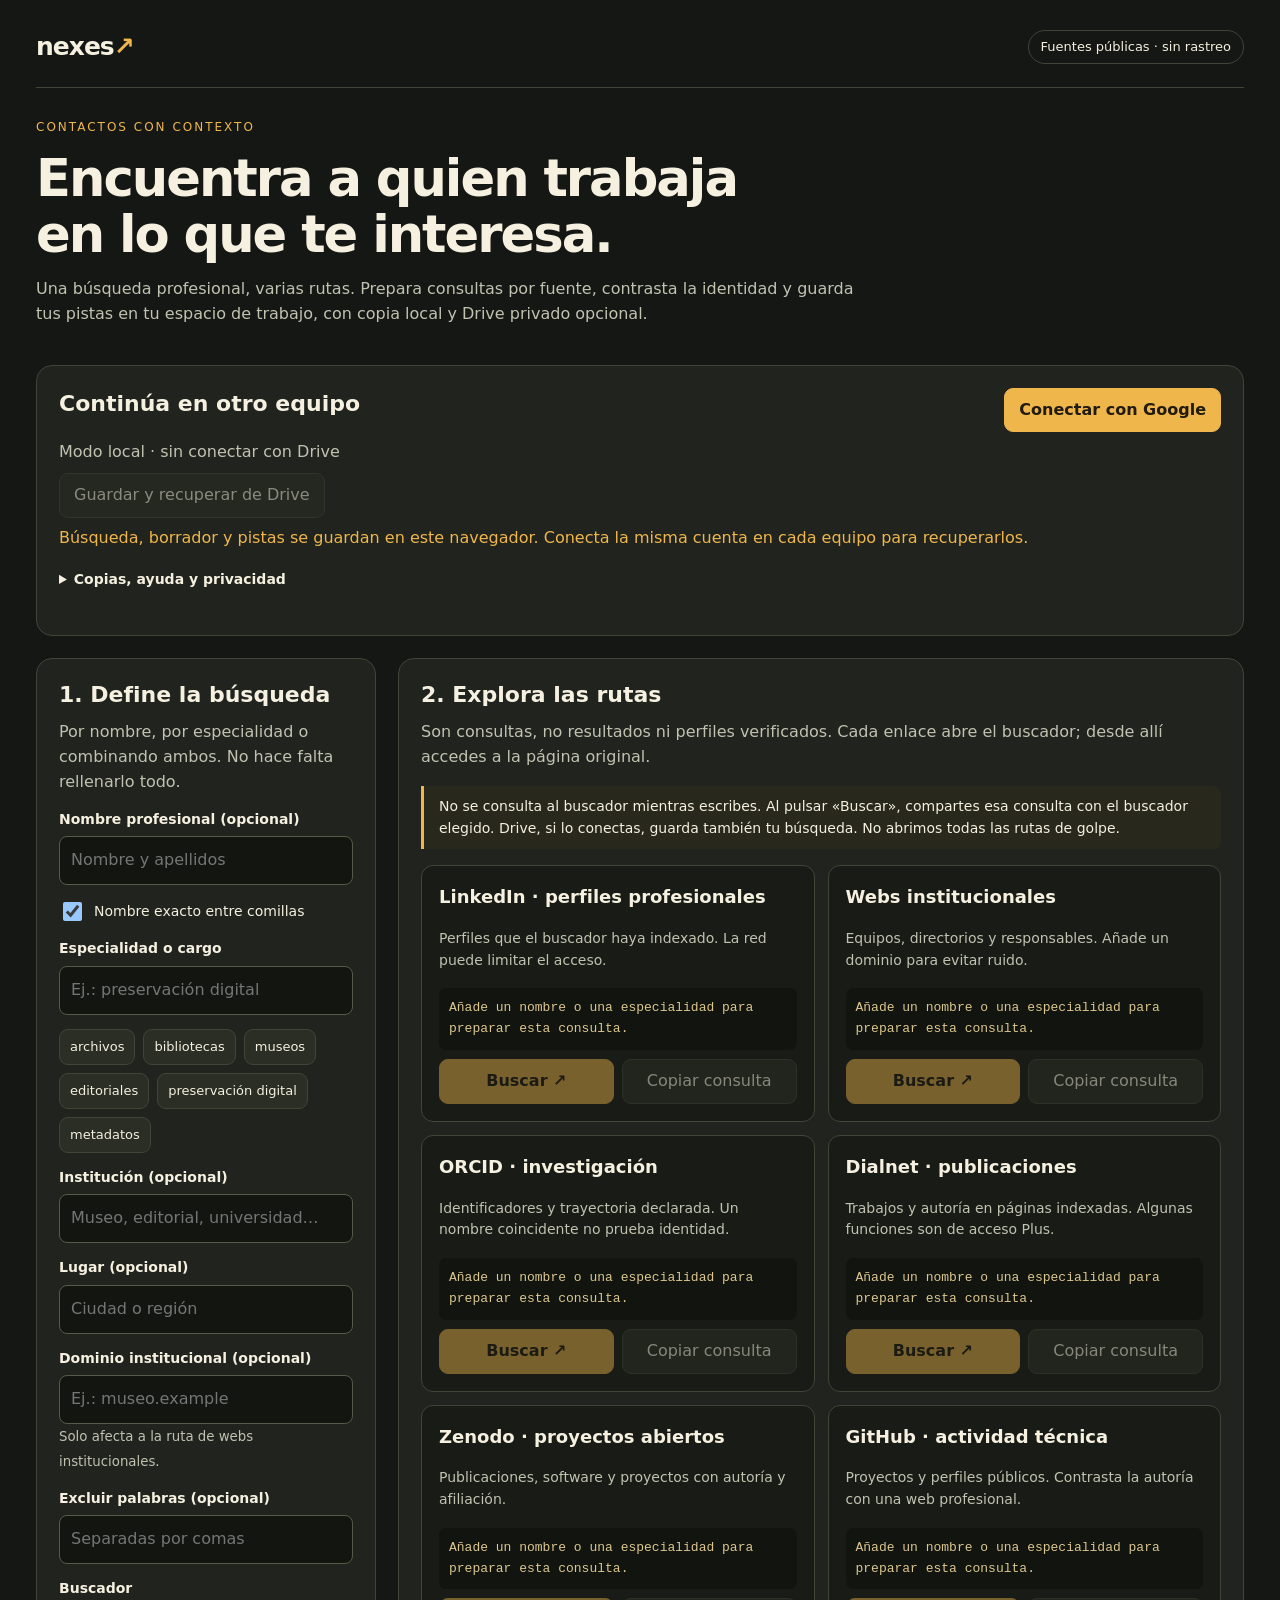
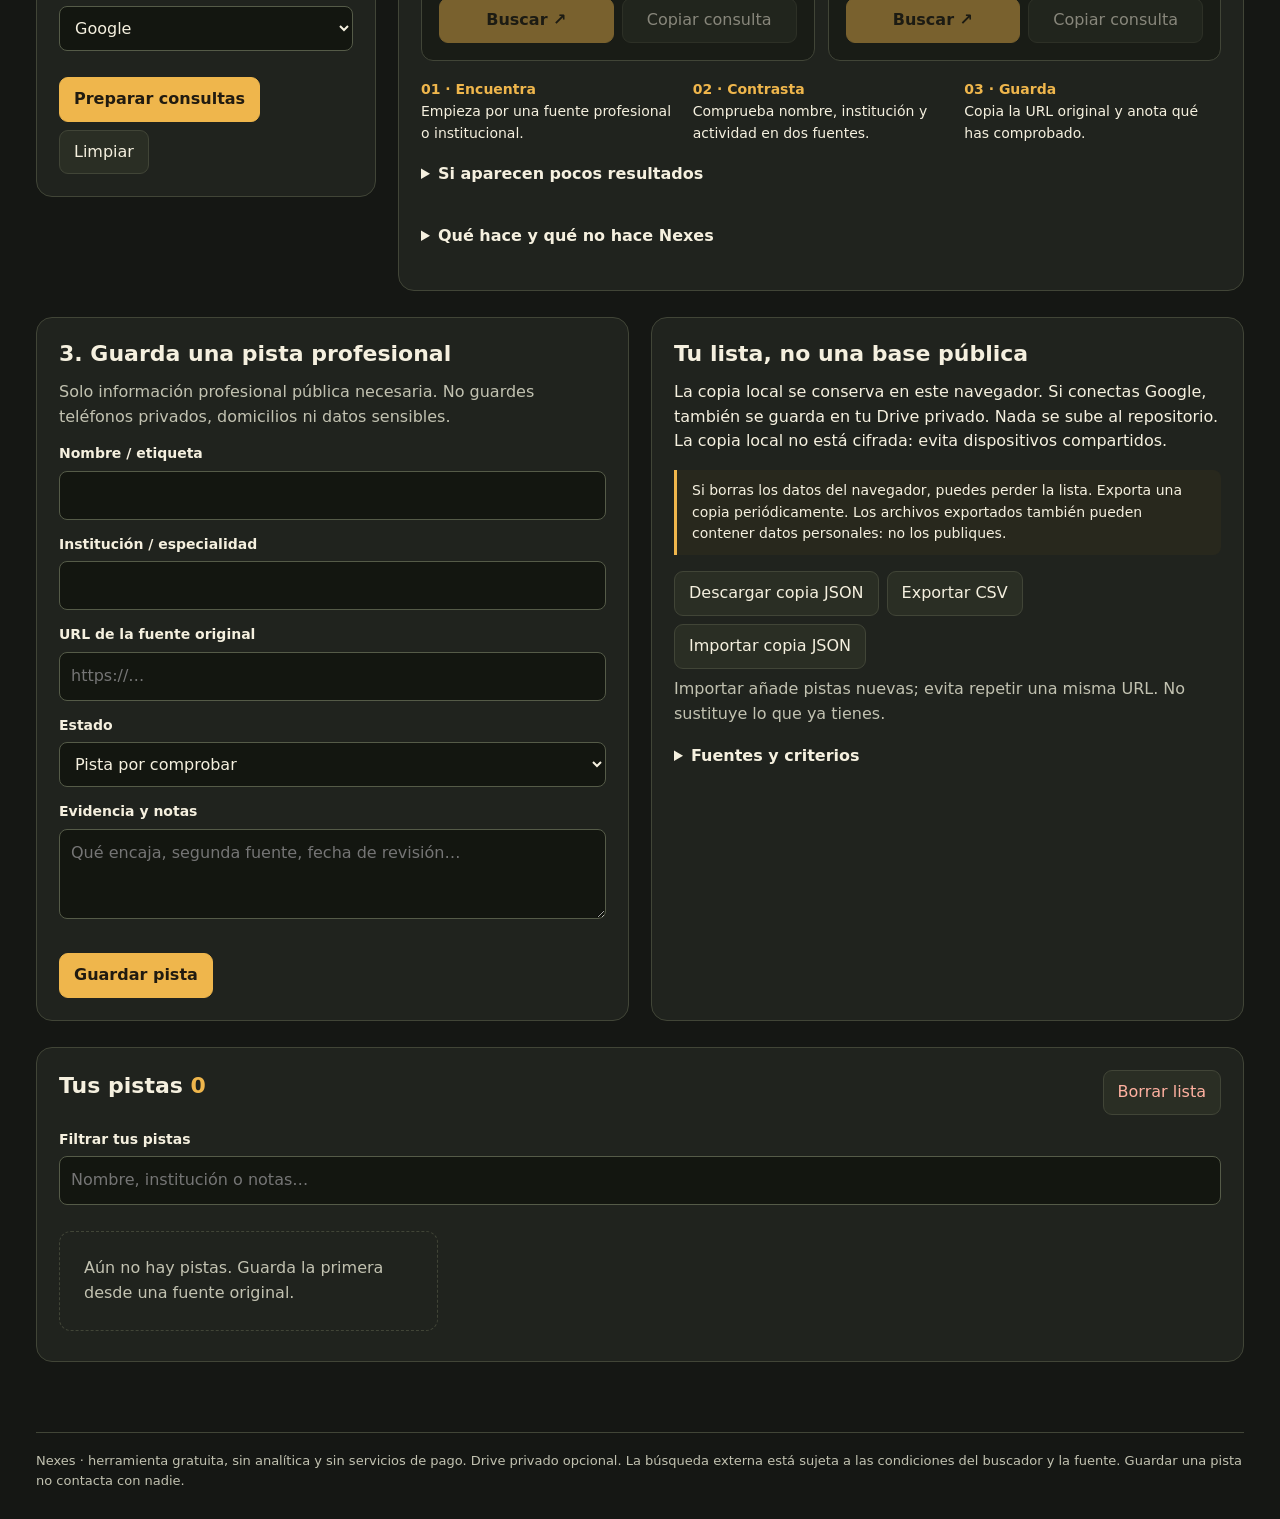
<file: index.html>
<!doctype html>
<html lang="es"><head><meta charset="utf-8"><meta name="viewport" content="width=device-width,initial-scale=1"><meta name="description" content="Nexes: encuentra profesionales en fuentes públicas con consultas precisas, contraste de fuentes y una lista local."><meta name="theme-color" content="#151714"><title>Nexes · contactos con contexto</title>
<link rel="stylesheet" href="styles.css?v=20261112e"></head><body><div class="wrap"><header><div class="brand">nexes<span>↗</span></div><span class="pill">Fuentes públicas · sin rastreo</span></header><section class="hero"><div class="eyebrow">Contactos con contexto</div><h1>Encuentra a quien trabaja<br>en lo que te interesa.</h1><p class="muted">Una búsqueda profesional, varias rutas. Prepara consultas por fuente, contrasta la identidad y guarda tus pistas en tu espacio de trabajo, con copia local y Drive privado opcional.</p></section>
<main><section class="panel sync-panel" aria-label="Continuidad entre equipos"><div class="row" style="justify-content:space-between"><h2>Continúa en otro equipo</h2><button id="connect" class="primary">Conectar con Google</button></div><p id="sync-account" class="muted sync-account">Modo local · sin conectar con Drive</p><div class="row"><button id="sync-now" disabled>Guardar y recuperar de Drive</button><button id="disconnect" hidden>Desconectar</button><a id="drive-folder" hidden target="_blank" rel="noopener noreferrer">Carpeta Nexes ↗</a></div><p id="sync-status" class="sync-status" role="status" aria-live="polite">Búsqueda, borrador y pistas se guardan en este navegador. Conecta la misma cuenta en cada equipo para recuperarlos.</p><details><summary>Copias, ayuda y privacidad</summary><div class="row"><button id="backup">Copia completa</button><button id="restore-btn">Recuperar copia</button><button id="reset-local">Reiniciar copia de este navegador</button><input type="file" id="restore" accept=".json,application/json" hidden></div><p>Conectar copia tu búsqueda, borrador de contacto, filtro y pistas a una carpeta privada Nexes en tu Google Drive. Google recibe estos datos; no se publican ni se suben a GitHub. Nexes solo pide acceso a archivos que crea, no al resto de tu Drive. No hay intermediario ni servicios de pago. Las copias ocupan espacio de tu cuenta.</p>
<p>Conecta la misma cuenta en el otro navegador y espera a «Copia en Drive confirmada». Guarda antes de cambiar de equipo. Al regresar a una pestaña, se recuperan los cambios de Drive si la autorización sigue activa. No sincroniza estando cerrada. Esta primera versión está en pruebas y solo admite la cuenta personal autorizada. Google pide renovar el permiso a los siete días; las copias de Drive no caducan por ello. También tendrás que conectar al abrir la app en otro navegador o al caducar el acceso temporal. Si Google pide reconectar, la copia local sigue disponible. Trabajar sin conexión no pierde lo escrito: reconecta y guarda después.</p><p>Los cambios simultáneos se conservan en «Versiones para revisar». No sobrescribimos una versión concurrente sin que puedas recuperarla. Borrar una pista se sincroniza, pero las copias anteriores permanecen en Drive. Desconectar no borra ninguna copia. Evita equipos compartidos y descarga una copia antes de borrar datos del navegador.</p><p><a href="privacy.html">Privacidad de Nexes</a> · <a href="https://myaccount.google.com/permissions" target="_blank" rel="noopener noreferrer">Gestionar acceso de Google</a></p></details><details id="recovery-box" hidden><summary>Versiones para revisar <span id="recovery-count"></span></summary><div id="recoveries" class="recovery"></div></details></section><div class="workspace"><section class="panel"><h2>1. Define la búsqueda</h2>
<p class="muted">Por nombre, por especialidad o combinando ambos. No hace falta rellenarlo todo.</p><form id="searchForm"><label for="name">Nombre profesional (opcional)</label><input id="name" maxlength="120" placeholder="Nombre y apellidos" autocomplete="off"><label class="check"><input type="checkbox" id="exact" checked>Nombre exacto entre comillas</label><label for="topic">Especialidad o cargo</label><input id="topic" maxlength="200" placeholder="Ej.: preservación digital"><div class="row chips" id="chips"></div><label for="institution">Institución (opcional)</label><input id="institution" maxlength="150" placeholder="Museo, editorial, universidad…"><label for="place">Lugar (opcional)</label><input id="place" maxlength="100" placeholder="Ciudad o región"><label for="domain">Dominio institucional (opcional)</label><input id="domain" maxlength="120" placeholder="Ej.: museo.example" inputmode="url"><small>Solo afecta a la ruta de webs institucionales.</small><label for="exclude">Excluir palabras (opcional)</label><input id="exclude" maxlength="100" placeholder="Separadas por comas"><label for="engine">Buscador</label><select id="engine"><option value="google">Google</option><option value="bing">Bing</option></select><div class="row section"><button type="submit" class="primary">Preparar consultas</button><button type="button" id="clearSearch">Limpiar</button></div></form></section>
<section class="panel"><h2>2. Explora las rutas</h2><p class="muted">Son consultas, no resultados ni perfiles verificados. Cada enlace abre el buscador; desde allí accedes a la página original.</p><div class="info">No se consulta al buscador mientras escribes. Al pulsar «Buscar», compartes esa consulta con el buscador elegido. Drive, si lo conectas, guarda también tu búsqueda. No abrimos todas las rutas de golpe.</div><div id="sources" class="sources"></div><div class="steps"><div class="step"><strong>01 · Encuentra</strong><br>Empieza por una fuente profesional o institucional.</div><div class="step"><strong>02 · Contrasta</strong><br>Comprueba nombre, institución y actividad en dos fuentes.</div><div class="step"><strong>03 · Guarda</strong><br>Copia la URL original y anota qué has comprobado.</div></div><details><summary>Si aparecen pocos resultados</summary><p>Quita primero el lugar o la institución; después prueba sin comillas. Busca una especialidad por idioma, sin exigir todas sus traducciones a la vez. Los homónimos no se fusionan automáticamente. Bing solo usa los primeros 10 términos de búsqueda: mantén la consulta corta.</p></details><details><summary>Qué hace y qué no hace Nexes</summary>
<p>Construye consultas con comillas, exclusiones y restricciones por dominio. No tiene un índice propio, IA ni acceso a redes privadas. No descarga perfiles, automatiza sesiones, calcula afinidades personales ni encuentra datos ocultos. La cobertura depende del buscador y de lo que cada sitio deja indexar.</p><p>LinkedIn se consulta solo a través del índice público del buscador. ORCID no confirma identidad por coincidencia de nombre. Dialnet puede exigir acceso Plus para algunas funciones; esta ruta solo consulta páginas indexadas. Respeta las condiciones de cada sitio y detente ante controles de acceso.</p></details></section></div>
<div class="split section"><section class="panel"><h2>3. Guarda una pista profesional</h2><p class="muted">Solo información profesional pública necesaria. No guardes teléfonos privados, domicilios ni datos sensibles.</p><form id="contactForm"><input id="editId" type="hidden"><label for="cname">Nombre / etiqueta</label><input id="cname" required maxlength="120" autocomplete="off"><label for="corg">Institución / especialidad</label><input id="corg" maxlength="180"><label for="curl">URL de la fuente original</label><input id="curl" type="url" required maxlength="1500" placeholder="https://…"><label for="cstate">Estado</label><select id="cstate"><option>Pista por comprobar</option><option>Identidad contrastada</option><option>Revisar más tarde</option></select><label for="cnote">Evidencia y notas</label><textarea id="cnote" maxlength="1500" placeholder="Qué encaja, segunda fuente, fecha de revisión…"></textarea><div class="row section"><button class="primary" type="submit" id="saveContact">Guardar pista</button><button type="button" id="cancelEdit" hidden>Cancelar edición</button></div></form></section><section class="panel"><h2>Tu lista, no una base pública</h2><p>La copia local se conserva en este navegador. Si conectas Google, también se guarda en tu Drive privado. Nada se sube al repositorio. La copia local no está cifrada: evita dispositivos compartidos.</p>
<div class="info">Si borras los datos del navegador, puedes perder la lista. Exporta una copia periódicamente. Los archivos exportados también pueden contener datos personales: no los publiques.</div><div class="row"><button id="export">Descargar copia JSON</button><button id="exportCsv">Exportar CSV</button><button id="importButton">Importar copia JSON</button><input type="file" id="importFile" accept="application/json,.json" hidden></div><p class="muted">Importar añade pistas nuevas; evita repetir una misma URL. No sustituye lo que ya tienes.</p><details><summary>Fuentes y criterios</summary><ul><li><a href="https://support.google.com/websearch/answer/2466433" target="_blank" rel="noopener noreferrer">Operadores de Google</a></li><li><a href="https://support.microsoft.com/en-us/bing/advanced-search-options" target="_blank" rel="noopener noreferrer">Operadores y límites de Bing</a></li><li><a href="https://www.linkedin.com/help/linkedin/answer/a1341387" target="_blank" rel="noopener noreferrer">Límites de automatización de LinkedIn</a></li><li><a href="https://info.orcid.org/documentation/features/public-api/searching-the-registry/" target="_blank" rel="noopener noreferrer">ORCID: búsqueda y cautelas de identidad</a></li><li><a href="https://dialnet.unirioja.es/" target="_blank" rel="noopener noreferrer">Dialnet</a> · <a href="https://zenodo.org/" target="_blank" rel="noopener noreferrer">Zenodo</a></li></ul><p class="muted">Diseño de consultas revisado el 8 de octubre de 2026. No es asesoramiento legal ni una garantía de disponibilidad de las fuentes.</p></details></section></div>
<section class="panel section"><div class="row" style="justify-content:space-between"><h2>Tus pistas <span id="count" class="count">0</span></h2><button id="clearAll" class="danger">Borrar lista</button></div><label for="filter">Filtrar tus pistas</label><input id="filter" placeholder="Nombre, institución o notas…"><div id="contacts" class="list"></div></section><p id="status" role="status" aria-live="polite"></p></main><footer>Nexes · herramienta gratuita, sin analítica y sin servicios de pago. Drive privado opcional. La búsqueda externa está sujeta a las condiciones del buscador y la fuente. Guardar una pista no contacta con nadie.</footer></div>
<script src="model.js?v=20261112e"></script><script src="app.js?v=20261112e"></script><script src="sync.js?v=20261112e"></script></body></html>
</file>
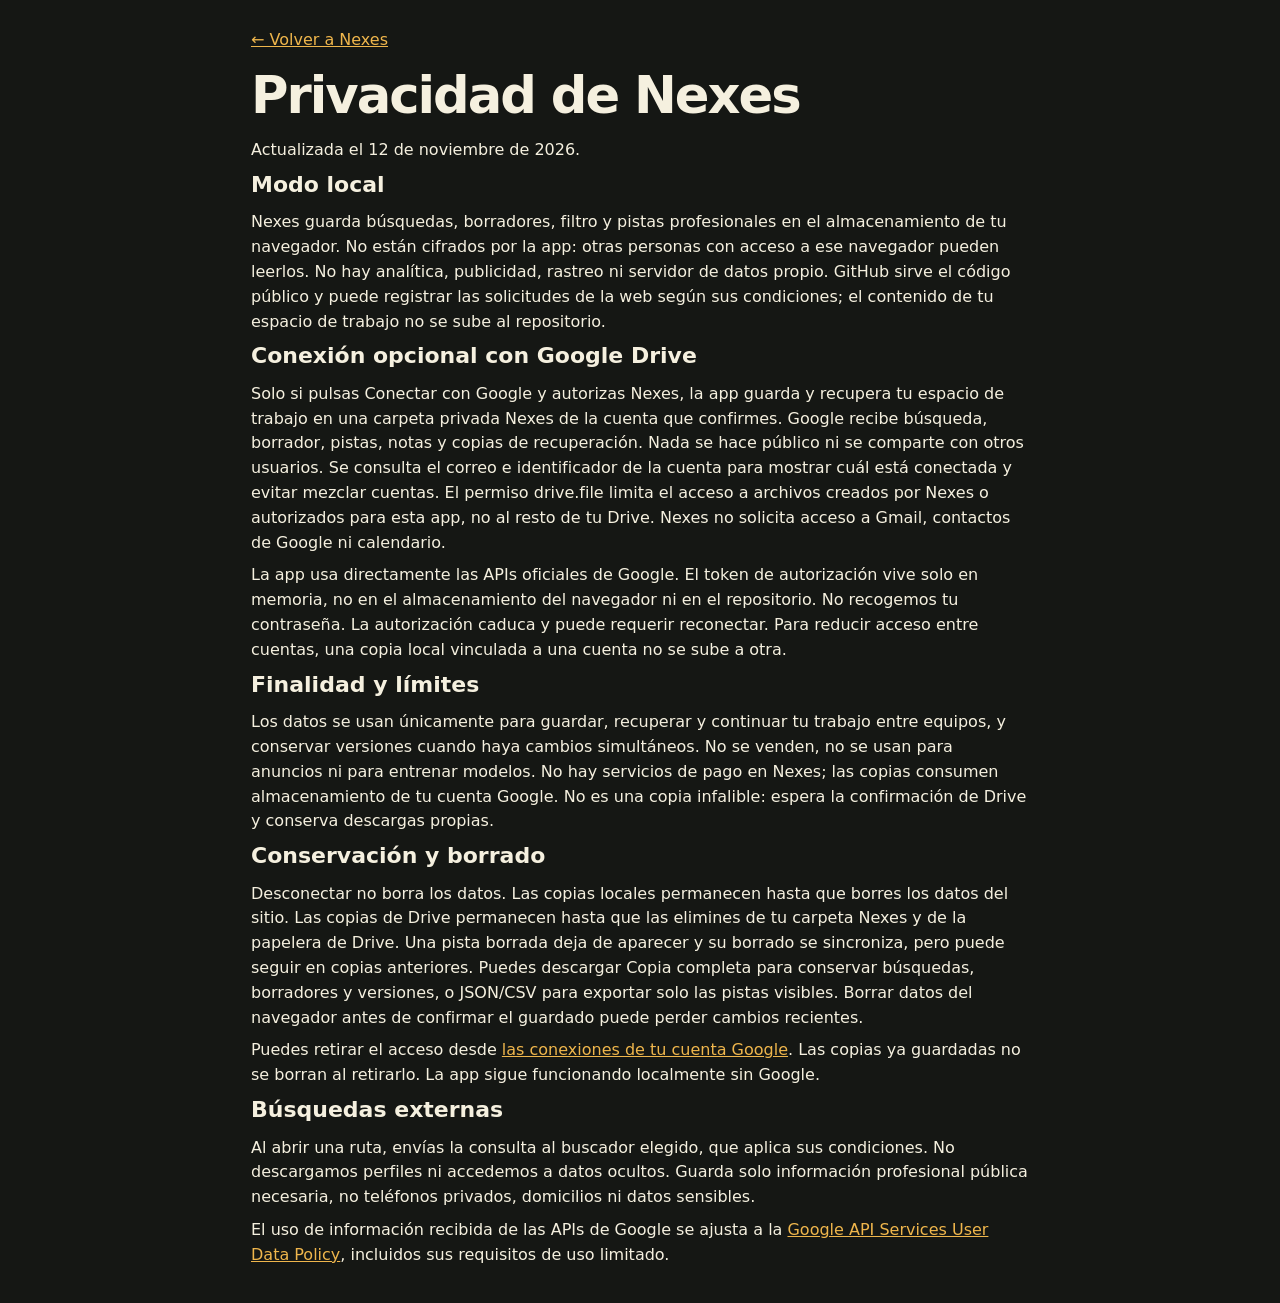
<file: privacy.html>
<!doctype html><html lang="es"><head><meta charset="utf-8"><meta name="viewport" content="width=device-width,initial-scale=1"><title>Privacidad · Nexes</title><link rel="stylesheet" href="styles.css"></head><body><main class="wrap" style="max-width:850px"><a href="./">← Volver a Nexes</a><h1>Privacidad de Nexes</h1><p>Actualizada el 12 de noviembre de 2026.</p><h2>Modo local</h2><p>Nexes guarda búsquedas, borradores, filtro y pistas profesionales en el almacenamiento de tu navegador. No están cifrados por la app: otras personas con acceso a ese navegador pueden leerlos. No hay analítica, publicidad, rastreo ni servidor de datos propio. GitHub sirve el código público y puede registrar las solicitudes de la web según sus condiciones; el contenido de tu espacio de trabajo no se sube al repositorio.</p><h2>Conexión opcional con Google Drive</h2><p>Solo si pulsas Conectar con Google y autorizas Nexes, la app guarda y recupera tu espacio de trabajo en una carpeta privada Nexes de la cuenta que confirmes. Google recibe búsqueda, borrador, pistas, notas y copias de recuperación. Nada se hace público ni se comparte con otros usuarios. Se consulta el correo e identificador de la cuenta para mostrar cuál está conectada y evitar mezclar cuentas. El permiso drive.file limita el acceso a archivos creados por Nexes o autorizados para esta app, no al resto de tu Drive. Nexes no solicita acceso a Gmail, contactos de Google ni calendario.</p><p>La app usa directamente las APIs oficiales de Google. El token de autorización vive solo en memoria, no en el almacenamiento del navegador ni en el repositorio. No recogemos tu contraseña. La autorización caduca y puede requerir reconectar. Para reducir acceso entre cuentas, una copia local vinculada a una cuenta no se sube a otra.</p><h2>Finalidad y límites</h2><p>Los datos se usan únicamente para guardar, recuperar y continuar tu trabajo entre equipos, y conservar versiones cuando haya cambios simultáneos. No se venden, no se usan para anuncios ni para entrenar modelos. No hay servicios de pago en Nexes; las copias consumen almacenamiento de tu cuenta Google. No es una copia infalible: espera la confirmación de Drive y conserva descargas propias.</p><h2>Conservación y borrado</h2><p>Desconectar no borra los datos. Las copias locales permanecen hasta que borres los datos del sitio. Las copias de Drive permanecen hasta que las elimines de tu carpeta Nexes y de la papelera de Drive. Una pista borrada deja de aparecer y su borrado se sincroniza, pero puede seguir en copias anteriores. Puedes descargar Copia completa para conservar búsquedas, borradores y versiones, o JSON/CSV para exportar solo las pistas visibles. Borrar datos del navegador antes de confirmar el guardado puede perder cambios recientes.</p><p>Puedes retirar el acceso desde <a href="https://myaccount.google.com/permissions">las conexiones de tu cuenta Google</a>. Las copias ya guardadas no se borran al retirarlo. La app sigue funcionando localmente sin Google.</p><h2>Búsquedas externas</h2><p>Al abrir una ruta, envías la consulta al buscador elegido, que aplica sus condiciones. No descargamos perfiles ni accedemos a datos ocultos. Guarda solo información profesional pública necesaria, no teléfonos privados, domicilios ni datos sensibles.</p><p>El uso de información recibida de las APIs de Google se ajusta a la <a href="https://developers.google.com/terms/api-services-user-data-policy">Google API Services User Data Policy</a>, incluidos sus requisitos de uso limitado.</p></main></body></html>
</file>
<file: styles.css>
:root{color-scheme:dark;--bg:#151714;--panel:#20231e;--ink:#f5f0df;--muted:#c2c2b1;--amber:#efb64c;--line:#414537}*{box-sizing:border-box}[hidden]{display:none!important}body{margin:0;background:var(--bg);color:var(--ink);font:16px/1.55 system-ui,sans-serif}a{color:var(--amber)}button,input,select,textarea{font:inherit}button,.linkbutton{min-height:44px;border:1px solid var(--line);border-radius:9px;padding:9px 14px;background:#2a2e24;color:var(--ink);cursor:pointer;text-decoration:none;display:inline-flex;align-items:center;justify-content:center;gap:8px}button:hover,.linkbutton:hover{border-color:var(--amber)}button:focus-visible,a:focus-visible,input:focus-visible,select:focus-visible,textarea:focus-visible{outline:3px solid var(--amber);outline-offset:3px}.primary{background:var(--amber);color:#211b10;border-color:var(--amber);font-weight:700}.wrap{max-width:1440px;margin:auto;padding:28px 36px}header{display:flex;justify-content:space-between;gap:20px;align-items:center;border-bottom:1px solid var(--line);padding-bottom:20px}.brand{font-size:25px;font-weight:800;letter-spacing:-1px}.brand span{color:var(--amber)}.eyebrow{font-size:12px;text-transform:uppercase;letter-spacing:2px;color:var(--amber)}h1{font-size:clamp(32px,4vw,56px);line-height:1.08;letter-spacing:-2px;max-width:860px;margin:15px 0}h2{font-size:22px;line-height:1.25;margin:0 0 12px}h3{margin:0;font-size:18px}p{margin:8px 0}.muted,small{color:var(--muted)}.hero{padding:30px 0}.hero p{max-width:820px}.pill{border:1px solid var(--line);border-radius:30px;padding:6px 12px;font-size:13px;white-space:nowrap}.workspace{display:grid;grid-template-columns:340px 1fr;gap:22px;align-items:start}.panel{background:var(--panel);border:1px solid var(--line);border-radius:16px;padding:22px;min-width:0}label{display:block;font-size:14px;font-weight:650;margin:14px 0 6px}input,select,textarea{width:100%;min-width:0;background:#131610;color:var(--ink);border:1px solid #555b48;border-radius:8px;padding:11px}textarea{resize:vertical;min-height:90px}.check{display:flex;align-items:center;gap:9px;font-weight:400}.check input{width:19px;height:19px;flex-shrink:0}.row{display:flex;flex-wrap:wrap;gap:8px;align-items:center}.chips{margin:14px 0}.chips button{font-size:13px;padding:6px 10px;min-height:36px}.sources{display:grid;grid-template-columns:repeat(2,minmax(0,1fr));gap:13px}.source{border:1px solid var(--line);border-radius:12px;padding:17px;background:#191c16;display:flex;flex-direction:column;gap:9px;min-width:0}.source p{font-size:14px}.query{font:13px/1.6 ui-monospace,monospace;color:#dcc78f;overflow-wrap:anywhere;background:#11140f;border-radius:7px;padding:10px;flex:1}.source .row>*{flex:1}.info{border-left:3px solid var(--amber);padding:10px 15px;background:#28281d;border-radius:0 8px 8px 0;margin:16px 0;font-size:14px}.section{margin-top:26px}.split{display:grid;grid-template-columns:1fr 1fr;gap:22px}.count{color:var(--amber)}.list{display:grid;grid-template-columns:repeat(3,minmax(0,1fr));gap:13px;margin-top:18px}.contact{border:1px solid var(--line);padding:17px;border-radius:12px;overflow-wrap:anywhere;background:#191c16}.contact p{font-size:14px}.contact .row{margin-top:10px}.contact button{font-size:13px}.empty{border:1px dashed var(--line);padding:24px;border-radius:12px;color:var(--muted)}#status{min-height:26px;color:var(--amber);margin:12px 0}details{margin-top:18px}summary{cursor:pointer;font-weight:600;min-height:44px}footer{margin-top:32px;border-top:1px solid var(--line);padding-top:18px;font-size:13px;color:var(--muted)}.steps{display:grid;grid-template-columns:repeat(3,1fr);gap:15px;margin:18px 0}.step{font-size:14px}.step strong{color:var(--amber)}.danger{color:#ffb1a0}.linkbutton[aria-disabled=true]{opacity:.45;pointer-events:none}
@media(max-width:1050px){.workspace{grid-template-columns:300px 1fr}.sources{grid-template-columns:1fr}.list{grid-template-columns:repeat(2,1fr)}}@media(max-width:720px){.wrap{padding:18px}.workspace,.split{grid-template-columns:1fr}.hero{padding:24px 0}h1{letter-spacing:-1px}.panel{padding:18px}.steps{grid-template-columns:1fr;gap:7px}.list{grid-template-columns:1fr}header{align-items:flex-start}.pill{white-space:normal;font-size:11px;max-width:140px}.sources{grid-template-columns:1fr}}@media(prefers-reduced-motion:reduce){*{scroll-behavior:auto!important}}

.sync-panel{margin-bottom:22px}.sync-panel details{font-size:14px}.recovery pre{white-space:pre-wrap;overflow-wrap:anywhere;font:14px/1.6 system-ui}.sync-status{color:var(--amber);min-height:24px}.sync-account{overflow-wrap:anywhere}button:disabled{opacity:.5;cursor:default}
</file>
